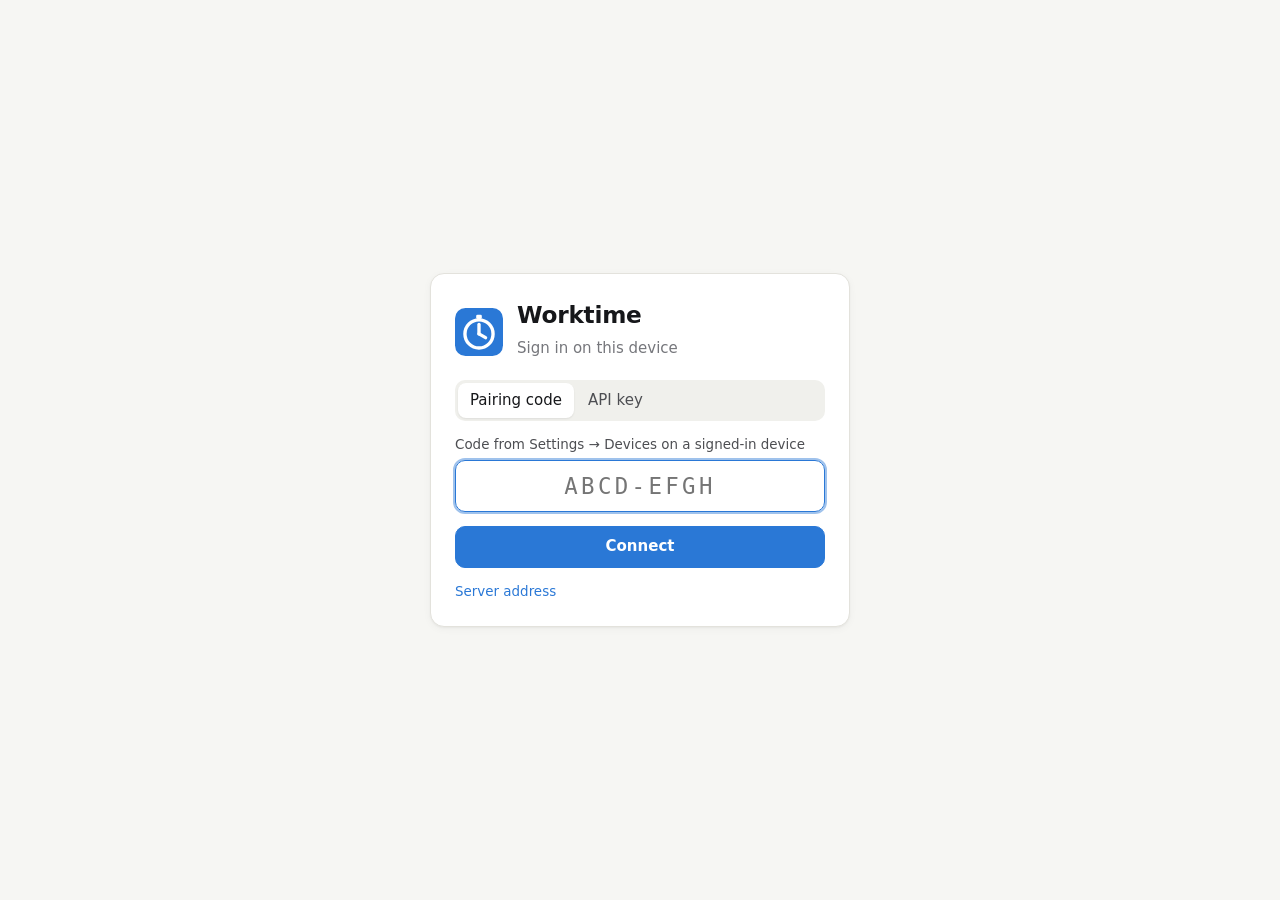
<file: index.html>
<!doctype html>
<html lang="en">
  <head>
    <meta charset="UTF-8" />
    <meta name="viewport" content="width=device-width, initial-scale=1, viewport-fit=cover" />
    <meta name="theme-color" content="#0f1115" media="(prefers-color-scheme: dark)" />
    <meta name="theme-color" content="#f6f6f3" media="(prefers-color-scheme: light)" />
    <meta name="referrer" content="no-referrer" />
    <meta http-equiv="Content-Security-Policy" content="default-src 'self'; script-src 'self'; style-src 'self' 'unsafe-inline'; img-src 'self' data: blob:; connect-src 'self' https://*.supabase.co https://itielolenick.github.io; manifest-src 'self'; worker-src 'self'; base-uri 'self'; form-action 'none'" />
    <link rel="icon" href="./icon.svg" type="image/svg+xml" />
    <link rel="apple-touch-icon" href="./icon-192.png" />
    <link rel="manifest" href="./manifest.webmanifest" />
    <title>Worktime</title>
    <script type="module" crossorigin src="./assets/index-B9-m444H.js"></script>
    <link rel="stylesheet" crossorigin href="./assets/index-Dccsgbz1.css">
  </head>
  <body>
    <div id="root"></div>
  </body>
</html>
</file>
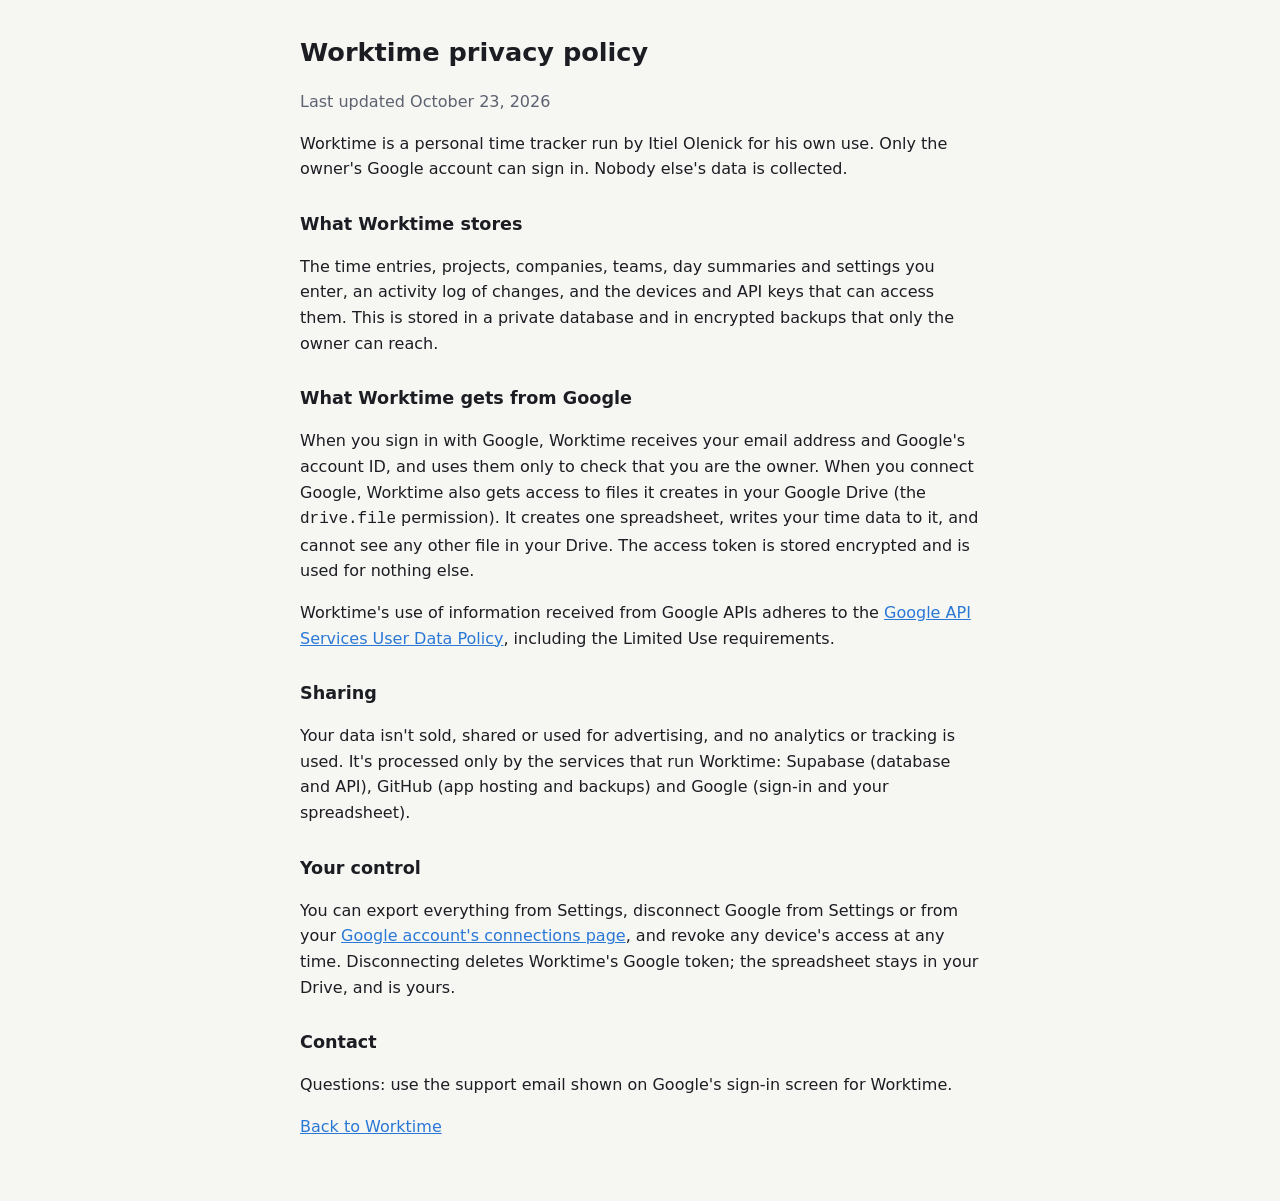
<file: privacy.html>
<!doctype html>
<html lang="en">
  <head>
    <meta charset="UTF-8" />
    <meta name="viewport" content="width=device-width, initial-scale=1" />
    <title>Worktime privacy policy</title>
    <style>
      :root { color-scheme: light dark; --bg: #f6f6f3; --text: #1b1d22; --muted: #5d6270; }
      @media (prefers-color-scheme: dark) { :root { --bg: #0f1115; --text: #eceef2; --muted: #a0a6b3; } }
      body { margin: 0; background: var(--bg); color: var(--text); font: 16px/1.6 system-ui, sans-serif; }
      main { max-width: 680px; margin: 0 auto; padding: 32px 16px 48px; }
      h1 { font-size: 1.6rem; margin: 0 0 4px; }
      h2 { font-size: 1.1rem; margin: 28px 0 6px; }
      .muted { color: var(--muted); }
      a { color: #2a78d6; }
    </style>
  </head>
  <body>
    <main>
      <h1>Worktime privacy policy</h1>
      <p class="muted">Last updated October 23, 2026</p>

      <p>Worktime is a personal time tracker run by Itiel Olenick for his own use. Only the owner's Google account can sign in. Nobody else's data is collected.</p>

      <h2>What Worktime stores</h2>
      <p>The time entries, projects, companies, teams, day summaries and settings you enter, an activity log of changes, and the devices and API keys that can access them. This is stored in a private database and in encrypted backups that only the owner can reach.</p>

      <h2>What Worktime gets from Google</h2>
      <p>When you sign in with Google, Worktime receives your email address and Google's account ID, and uses them only to check that you are the owner. When you connect Google, Worktime also gets access to files it creates in your Google Drive (the <code>drive.file</code> permission). It creates one spreadsheet, writes your time data to it, and cannot see any other file in your Drive. The access token is stored encrypted and is used for nothing else.</p>
      <p>Worktime's use of information received from Google APIs adheres to the <a href="https://developers.google.com/terms/api-services-user-data-policy">Google API Services User Data Policy</a>, including the Limited Use requirements.</p>

      <h2>Sharing</h2>
      <p>Your data isn't sold, shared or used for advertising, and no analytics or tracking is used. It's processed only by the services that run Worktime: Supabase (database and API), GitHub (app hosting and backups) and Google (sign-in and your spreadsheet).</p>

      <h2>Your control</h2>
      <p>You can export everything from Settings, disconnect Google from Settings or from your <a href="https://myaccount.google.com/connections">Google account's connections page</a>, and revoke any device's access at any time. Disconnecting deletes Worktime's Google token; the spreadsheet stays in your Drive, and is yours.</p>

      <h2>Contact</h2>
      <p>Questions: use the support email shown on Google's sign-in screen for Worktime.</p>

      <p><a href="./">Back to Worktime</a></p>
    </main>
  </body>
</html>
</file>
<file: assets/index-Dccsgbz1.css>
:root{--lightningcss-light:initial;--lightningcss-dark: ;color-scheme:light;--bg:#f6f6f3;--surface:#fff;--surface-2:#f0f0ec;--border:#e3e2dc;--text:#16171a;--text-2:#4d4e52;--muted:#76777c;--accent:#2a78d6;--accent-ink:#fff;--accent-soft:#e6effb;--start:#157a52;--stop:#c9302c;--danger:#c9302c;--other:#a3a39d;--grid:#ecece7;--shadow:0 1px 2px #0000000a, 0 2px 8px #0000000a;--radius:14px;--font:system-ui, -apple-system, "Segoe UI", Roboto, "Noto Sans", "Noto Sans Hebrew", sans-serif;--mono:ui-monospace, "SF Mono", "Cascadia Code", "JetBrains Mono", monospace;--safe-bottom:env(safe-area-inset-bottom,0px);--safe-top:env(safe-area-inset-top,0px)}@media (prefers-color-scheme:dark){:root:not([data-theme=light]){--lightningcss-light: ;--lightningcss-dark:initial;color-scheme:dark;--bg:#0f1115;--surface:#1a1c21;--surface-2:#23262c;--border:#2d3037;--text:#eeeeea;--text-2:#c3c3bb;--muted:#8d8f96;--accent:#3987e5;--accent-ink:#fff;--accent-soft:#1d2b3e;--start:#1f9c6a;--stop:#e05550;--danger:#ef6b66;--other:#6c6e74;--grid:#262930;--shadow:none}}:root[data-theme=dark]{--lightningcss-light: ;--lightningcss-dark:initial;color-scheme:dark;--bg:#0f1115;--surface:#1a1c21;--surface-2:#23262c;--border:#2d3037;--text:#eeeeea;--text-2:#c3c3bb;--muted:#8d8f96;--accent:#3987e5;--accent-soft:#1d2b3e;--start:#1f9c6a;--stop:#e05550;--danger:#ef6b66;--other:#6c6e74;--grid:#262930;--shadow:none}*{box-sizing:border-box}html,body{margin:0}body{background:var(--bg);color:var(--text);font-family:var(--font);-webkit-font-smoothing:antialiased;-webkit-tap-highlight-color:transparent;font-size:15px;line-height:1.45}h1{letter-spacing:-.01em;margin:0 0 2px;font-size:1.45rem}h2{margin:0;font-size:1.05rem}p{margin:.4em 0}a{color:var(--accent)}code{font-family:var(--mono);font-size:.86em}.num{font-variant-numeric:tabular-nums}.muted{color:var(--muted)}.small{font-size:.84rem}.center{text-align:center}.grow{flex:1}.row{align-items:center;display:flex}.row.gap{gap:10px}.row.wrap{flex-wrap:wrap}.row.end{justify-content:flex-end}.icon{flex:none;display:block}.shell{grid-template-columns:220px 1fr;min-height:100vh;display:grid}.sidebar{border-right:1px solid var(--border);background:var(--surface);flex-direction:column;gap:2px;height:100vh;padding:18px 12px;display:flex;position:sticky;top:0}.brand{align-items:center;gap:10px;padding:4px 10px 18px;font-size:1.1rem;font-weight:700;display:flex}.nav-item{color:var(--text-2);border-radius:10px;align-items:center;gap:12px;padding:9px 12px;font-weight:500;text-decoration:none;display:flex}.nav-item:hover{background:var(--surface-2)}.nav-item.active{background:var(--accent-soft);color:var(--accent)}.sidebar-foot{margin-top:auto;padding:10px}.main{min-width:0;padding:26px 32px 60px}.page{flex-direction:column;gap:16px;max-width:1040px;margin:0 auto;display:flex}.page-head{flex-wrap:wrap;justify-content:space-between;align-items:flex-start;gap:16px;display:flex}.tabbar{display:none}.banner{background:var(--accent-soft);max-width:1040px;color:var(--accent);border-radius:12px;align-items:center;gap:10px;margin:0 auto 14px;padding:10px 14px;font-weight:500;text-decoration:none;display:flex}@media (max-width:760px){.shell{grid-template-columns:1fr}.sidebar{display:none}.main{padding:calc(18px + var(--safe-top)) 16px calc(84px + var(--safe-bottom))}.tabbar{z-index:20;background:var(--surface);border-top:1px solid var(--border);padding:6px 4px calc(6px + var(--safe-bottom));grid-template-columns:repeat(6,1fr);display:grid;position:fixed;inset:auto 0 0}.tabbar a{color:var(--muted);flex-direction:column;align-items:center;gap:2px;padding:4px 0;font-size:.72rem;font-weight:500;text-decoration:none;display:flex}.tabbar a.active{color:var(--accent)}h1{font-size:1.25rem}.hide-sm{display:none}}.card{background:var(--surface);border:1px solid var(--border);border-radius:var(--radius);box-shadow:var(--shadow);flex-direction:column;gap:10px;min-width:0;padding:16px 18px;display:flex}.card.narrow{width:min(420px,100%)}.card-title{font-size:.95rem;font-weight:600}.center-screen{min-height:100vh;padding:calc(16px + var(--safe-top)) 16px calc(16px + var(--safe-bottom));place-items:center;display:grid}.empty{color:var(--muted);text-align:center;margin:0;padding:14px 0}.skeleton{background:linear-gradient(90deg, var(--surface-2), var(--border), var(--surface-2));background-size:200% 100%;border-radius:10px;height:64px;animation:1.2s infinite shimmer}.skeleton.tall{height:220px}@keyframes shimmer{to{background-position:-200% 0}}.spinner{border:3px solid var(--border);border-top-color:var(--accent);border-radius:50%;width:28px;height:28px;animation:.8s linear infinite spin}@keyframes spin{to{transform:rotate(360deg)}}.alert{background:var(--accent-soft);color:var(--text);border-radius:10px;margin:0;padding:10px 12px}.error-text{color:var(--danger);margin:0}button{font:inherit;color:inherit}.btn{border:1px solid var(--border);background:var(--surface);color:var(--text);cursor:pointer;white-space:nowrap;border-radius:10px;justify-content:center;align-items:center;gap:8px;min-height:40px;padding:9px 14px;font-weight:600;text-decoration:none;display:inline-flex}.btn:hover{background:var(--surface-2)}.btn:disabled{opacity:.55;cursor:default}.btn.primary{background:var(--accent);border-color:var(--accent);color:var(--accent-ink)}.btn.primary:hover{filter:brightness(1.06)}.btn.ghost{color:var(--text-2);background:0 0;border-color:#0000}.btn.ghost:hover{background:var(--surface-2)}.btn.danger{color:var(--danger)}.btn.small{min-height:34px;padding:6px 10px;font-size:.88rem}.btn.block{width:100%}.btn.big{min-height:48px;padding:10px 22px;font-size:1rem}.btn.start{background:var(--start);border-color:var(--start);color:#fff}.btn.stop{background:var(--stop);border-color:var(--stop);color:#fff}.icon-btn{width:38px;height:38px;color:var(--text-2);cursor:pointer;background:0 0;border:0;border-radius:10px;place-items:center;display:inline-grid}.icon-btn:hover{background:var(--surface-2)}.icon-btn:disabled{opacity:.35}.link{color:var(--accent);cursor:pointer;background:0 0;border:0;align-self:flex-start;padding:0}.link-row{text-align:left;cursor:pointer;background:0 0;border:0;width:100%;padding:0}input,select,textarea{font:inherit;color:var(--text);background:var(--surface);border:1px solid var(--border);border-radius:10px;width:100%;min-width:0;min-height:40px;padding:9px 11px}textarea{resize:vertical}.grow-text{resize:none;overflow-wrap:anywhere;line-height:1.4;overflow:hidden}input:focus,select:focus,textarea:focus{outline:2px solid color-mix(in srgb, var(--accent) 45%, transparent);outline-offset:0;border-color:var(--accent)}:focus-visible{outline:2px solid var(--accent);outline-offset:2px}input[type=checkbox]{width:18px;height:18px;min-height:0;accent-color:var(--accent)}input[type=color]{width:36px;height:30px;min-height:0;padding:0 2px}.field{flex-direction:column;gap:5px;min-width:0;display:flex}.field>span{color:var(--text-2);font-size:.84rem;font-weight:500}.field em{font-style:normal;font-weight:400}.check{cursor:pointer;align-self:end;align-items:center;gap:8px;min-height:40px;display:flex}.form{flex-direction:column;gap:14px;display:flex}.grid2{grid-template-columns:1fr 1fr;gap:12px;display:grid}.grid3{grid-template-columns:repeat(3,1fr);gap:12px;display:grid}@media (max-width:760px){.grid3{grid-template-columns:1fr 1fr}}@media (max-width:420px){.grid2,.grid3{grid-template-columns:1fr}}.segmented{background:var(--surface-2);border-radius:10px;gap:2px;max-width:100%;padding:3px;display:inline-flex}.segmented button{cursor:pointer;color:var(--text-2);white-space:nowrap;background:0 0;border:0;border-radius:8px;padding:7px 12px;font-weight:500}.segmented button.on{background:var(--surface);color:var(--text);box-shadow:0 1px 2px #00000014}.segmented.small button{padding:5px 10px;font-size:.86rem}.segmented.scroll{scrollbar-width:none;overflow-x:auto}.chips{flex-wrap:wrap;align-items:center;gap:6px;display:flex}.chip{border:1px solid var(--border);background:var(--surface);cursor:pointer;border-radius:999px;align-items:center;gap:6px;max-width:100%;padding:5px 11px;font-size:.88rem;display:inline-flex}.chip:hover{background:var(--surface-2)}.chip.on{background:var(--accent-soft);color:var(--accent);border-color:#0000}.dot{border-radius:50%;flex:none;width:10px;height:10px;display:inline-block}.tag{background:var(--surface-2);color:var(--text-2);border-radius:999px;margin-left:4px;padding:1px 7px;font-size:.74rem;font-weight:500;display:inline-block}.tag.scope-admin{background:var(--accent-soft);color:var(--accent)}.toolbar,.filters{flex-wrap:wrap;align-items:center;gap:8px;display:flex}.toolbar select{width:auto}.filters>*{flex:140px;width:auto}.filters .tag-input{flex:0 110px}.progress{background:var(--surface-2);border-radius:99px;height:6px;margin-top:-6px;overflow:hidden}.progress div{background:var(--accent);border-radius:99px;height:100%;transition:width .4s}.timer-form{grid-template-columns:minmax(0,1fr) minmax(0,1.4fr) auto;gap:10px;display:grid}@media (max-width:760px){.timer-form{grid-template-columns:1fr}}.timer.running{border-color:color-mix(in srgb, var(--start) 45%, var(--border))}.timer-top{flex-wrap:wrap;justify-content:space-between;align-items:center;gap:12px;display:flex}.timer-project{align-items:center;gap:8px;font-weight:600;display:flex}.timer-clock{letter-spacing:-.02em;font-size:2.3rem;font-weight:700}.timer-desc{font-size:1.02rem}.day-summary input{font-size:1rem}.entries{flex-direction:column;margin:0;padding:0;list-style:none;display:flex}.entries li+li{border-top:1px solid var(--border)}.entry{text-align:left;cursor:pointer;background:0 0;border:0;border-radius:8px;align-items:center;gap:12px;width:100%;padding:10px 4px;display:flex}.entry:hover:not(:disabled):not(.static){background:var(--surface-2)}.entry:disabled{cursor:default}.entry-main{flex-direction:column;flex:1;min-width:0;display:flex}.entry-desc{overflow-wrap:anywhere;font-weight:500}.entry-meta{color:var(--muted);overflow-wrap:anywhere;font-size:.82rem}.entry-time{flex-direction:column;flex:none;align-items:flex-end;display:flex}.entry-time strong{font-variant-numeric:tabular-nums}.live{color:var(--start)}.days{flex-direction:column;gap:8px;display:flex}.day{gap:6px;padding:10px 14px}.day.empty-day{opacity:.75}.day-head{cursor:pointer;text-align:left;background:0 0;border:0;grid-template-columns:110px 1fr 64px;align-items:center;gap:12px;padding:4px 0;display:grid}.day-name{font-weight:600}.day-bar{background:var(--surface-2);border-radius:99px;gap:2px;height:10px;display:flex;overflow:hidden}.day-bar span{height:100%}.day-total{text-align:right;font-weight:600}.day-line{overflow-wrap:anywhere;margin:0;font-size:.9rem}.day-body{border-top:1px solid var(--border);flex-direction:column;gap:10px;padding-top:6px;display:flex}.legend{color:var(--text-2);flex-wrap:wrap;gap:6px 14px;font-size:.84rem;display:flex}.legend span{align-items:center;gap:6px;display:inline-flex}.kpis{grid-template-columns:repeat(4,1fr);gap:12px;display:grid}@media (max-width:760px){.kpis{grid-template-columns:1fr 1fr}}.kpi{background:var(--surface);border:1px solid var(--border);border-radius:var(--radius);min-width:0;box-shadow:var(--shadow);flex-direction:column;padding:14px 16px;display:flex}.kpi>span{color:var(--text-2);font-size:.82rem;font-weight:500}.kpi strong{letter-spacing:-.02em;text-overflow:ellipsis;white-space:nowrap;font-size:1.6rem;overflow:hidden}.kpi strong.multi{white-space:normal;flex-direction:column;font-size:1.15rem;line-height:1.25;display:flex}.kpi em{color:var(--muted);font-size:.8rem;font-style:normal}.chart{width:100%;position:relative;overflow:hidden}.chart svg{display:block}.chart .grid{stroke:var(--grid);stroke-width:1px}.chart .axis{stroke:var(--border);stroke-width:1px}.chart .tick{fill:var(--muted);font-size:11px;font-family:var(--font);font-variant-numeric:tabular-nums}.tooltip{pointer-events:none;background:var(--surface);border:1px solid var(--border);z-index:5;border-radius:10px;width:180px;padding:8px 10px;font-size:.82rem;position:absolute;box-shadow:0 6px 20px #00000024}.tt-row{color:var(--text-2);align-items:center;gap:6px;margin-top:3px;display:flex}.table-wrap{margin:0 -4px;overflow-x:auto}.table{border-collapse:collapse;width:100%;font-size:.92rem}.table th{text-align:left;color:var(--muted);border-bottom:1px solid var(--border);white-space:nowrap;padding:6px 8px;font-size:.78rem;font-weight:600}.table td{border-bottom:1px solid var(--border);vertical-align:middle;padding:9px 8px}.table tfoot td{border-bottom:0;font-weight:700}.table .r{text-align:right;white-space:nowrap}.table tr.clickable{cursor:pointer}.table tr.clickable:hover td{background:var(--surface-2)}.cell-label{align-items:center;gap:8px;display:flex}.share-col{white-space:nowrap;width:150px}.share{background:var(--surface-2);vertical-align:middle;border-radius:99px;width:90px;height:6px;margin-right:6px;display:inline-block;overflow:hidden}.share span{background:var(--accent);border-radius:99px;height:100%;display:block}.company-name{align-items:center;gap:8px;font-size:1.05rem;display:flex}.company.archived{opacity:.7}.project-list{margin:0;padding:0;list-style:none}.project-list li+li{border-top:1px solid var(--border)}.project-row{text-align:left;cursor:pointer;background:0 0;border:0;border-radius:8px;align-items:center;gap:12px;width:100%;padding:10px 4px;display:flex}.project-row:hover{background:var(--surface-2)}.project-name{font-weight:500}.budget{background:var(--surface-2);border-radius:99px;max-width:220px;height:4px;margin-top:5px;display:block;overflow:hidden}.budget span{background:var(--accent);height:100%;display:block}.budget span.over{background:var(--danger)}.swatches{flex-wrap:wrap;align-items:center;gap:8px;display:flex}.swatch{border:2px solid var(--surface);width:28px;height:28px;box-shadow:0 0 0 1px var(--border);cursor:pointer;border-radius:50%}.swatch.on{box-shadow:0 0 0 2px var(--text)}.keys{margin:0;padding:0;list-style:none}.keys li{border-top:1px solid var(--border);align-items:center;gap:12px;padding:10px 0;display:flex}.keys li.revoked{opacity:.55}.code-block{background:var(--surface-2);font-family:var(--mono);white-space:pre;border-radius:10px;margin:0;padding:12px;font-size:.78rem;overflow-x:auto}.secret{background:var(--surface-2);word-break:break-all;-webkit-user-select:all;user-select:all;border-radius:10px;padding:12px;font-size:.9rem;display:block}.pair-code{text-align:center;flex-direction:column;align-items:center;gap:12px;display:flex}.pair-code .code{letter-spacing:.12em;font-size:2.2rem;font-weight:700;font-family:var(--mono)}.pair-code img{background:#fff;border-radius:10px;padding:6px}.audit{flex-direction:column;gap:4px;margin:0;padding:0;font-size:.88rem;list-style:none;display:flex}.login-head{align-items:center;gap:14px;display:flex}.login-head h1{margin:0}.login .card{gap:14px;padding:24px}.code-input{font-family:var(--mono);letter-spacing:.15em;text-align:center;text-transform:uppercase;font-size:1.4rem}.modal-backdrop{z-index:50;background:#00000073;place-items:center;padding:16px;display:grid;position:fixed;inset:0}.modal{background:var(--surface);border-radius:16px;width:min(520px,100%);max-height:calc(100vh - 32px);padding:18px 20px 20px;overflow-y:auto;box-shadow:0 20px 60px #0000004d}.modal.wide{width:min(760px,100%)}.modal-head{justify-content:space-between;align-items:center;margin-bottom:12px;display:flex}@media (max-width:760px){.modal-backdrop{place-items:end center;padding:0}.modal{max-height:92vh;padding-bottom:calc(20px + var(--safe-bottom));border-radius:18px 18px 0 0}}.toasts{left:50%;bottom:calc(24px + var(--safe-bottom));z-index:60;flex-direction:column;align-items:center;gap:8px;width:max-content;max-width:calc(100vw - 32px);display:flex;position:fixed;transform:translate(-50%)}@media (max-width:760px){.toasts{bottom:calc(88px + var(--safe-bottom))}}.toast{background:var(--text);color:var(--bg);border-radius:12px;padding:10px 16px;font-weight:500;box-shadow:0 6px 20px #0003}.toast.error{background:var(--danger);color:#fff}.toast{align-items:center;gap:14px;display:flex}.toast-action{color:inherit;cursor:pointer;background:0 0;border:0;padding:4px 2px;font-weight:700;text-decoration:underline}.toasts{pointer-events:none}.toast{pointer-events:auto}.print-only{display:none}@media print{.print-only{display:block}@page{margin:14mm}body{color:#000;background:#fff;font-size:11pt}.sidebar,.tabbar,.no-print,.banner,.toasts,.syncbar{display:none!important}.shell{display:block}.main{padding:0}.card,.kpi{box-shadow:none;break-inside:avoid;border-color:#ccc}.reports .card:last-child{display:none}}.syncbar{background:var(--surface-2);max-width:1040px;color:var(--text-2);text-align:left;width:100%;font-size:.9rem;font:inherit;border:0;border-radius:12px;align-items:center;gap:10px;margin:0 auto 14px;padding:10px 14px;display:flex}.syncbar.offline{background:color-mix(in srgb, #eda100 18%, var(--surface));color:var(--text)}.syncbar.failed{background:color-mix(in srgb, var(--danger) 14%, var(--surface));color:var(--text);cursor:pointer}.entry.pending{opacity:.85}.pending-tag{background:color-mix(in srgb, #eda100 22%, var(--surface));color:var(--text);border-radius:99px;align-items:center;gap:3px;padding:1px 6px;font-size:.72rem;font-weight:600;display:inline-flex}.failed-list{margin:0;padding:0;list-style:none}.failed-list li{border-top:1px solid var(--border);align-items:center;gap:8px;padding:10px 0;display:flex}.report-page{flex-direction:column;gap:12px;display:flex}.doc-toolbar{align-items:center;gap:10px;width:100%;max-width:794px;margin:0 auto;display:flex}.doc-scaler{width:794px;margin:0 auto}.doc{--ink:#16171a;--ink-2:#4d4e52;--ink-3:#7a7b80;--line:#e6e5df;--soft:#f7f7f4;--accent:#1f5fae;--accent-deep:#17345a;width:794px;min-height:1123px;color:var(--ink);--lightningcss-light:initial;--lightningcss-dark: ;color-scheme:light;-webkit-print-color-adjust:exact;-moz-print-color-adjust:exact;print-color-adjust:exact;background:#fff;border-radius:4px;margin:0 auto;padding:45px;font-size:12px;line-height:1.5;box-shadow:0 2px 6px #00000014,0 12px 40px #0000001f}.doc *{-webkit-print-color-adjust:exact;-moz-print-color-adjust:exact;print-color-adjust:exact}.doc .num,.doc td.r{font-variant-numeric:tabular-nums}.doc-head{border-bottom:1.5px solid var(--ink);justify-content:space-between;align-items:flex-end;gap:24px;margin-bottom:22px;padding:0 0 16px;display:flex}.doc-head h1{letter-spacing:-.025em;color:var(--ink);margin:4px 0 2px;font-size:30px;font-weight:700;line-height:1.15}.doc-kicker{text-transform:uppercase;letter-spacing:.14em;color:var(--accent);font-size:10px;font-weight:700}.doc-sub{color:var(--ink-2);font-size:12.5px}.doc-meta{text-align:right;color:var(--ink-3);flex-direction:column;align-items:flex-end;gap:1px;font-size:10.5px;display:flex}.doc-meta img{border-radius:7px;width:28px;height:28px;margin-bottom:6px}.doc-meta div:nth-child(2){color:var(--ink);font-size:12px;font-weight:700}.doc-kpis{border:1px solid var(--line);background:var(--soft);break-inside:avoid;border-radius:10px;grid-template-columns:repeat(4,1fr);margin-bottom:26px;display:grid}.doc-kpi{border-left:1px solid var(--line);flex-direction:column;gap:3px;min-width:0;padding:12px 14px 11px;display:flex}.doc-kpi:first-child{background:var(--accent-deep);color:#fff;border-left:0;border-radius:9px 0 0 9px}.doc-kpi>span{text-transform:uppercase;letter-spacing:.08em;color:var(--ink-3);font-size:9.5px;font-weight:700}.doc-kpi strong{letter-spacing:-.02em;font-variant-numeric:tabular-nums;overflow-wrap:anywhere;font-size:23px;font-weight:700;line-height:1.15}.doc-kpi strong.multi{flex-direction:column;font-size:15px;line-height:1.3;display:flex}.doc-kpi>em{color:var(--ink-3);overflow-wrap:anywhere;font-size:10px;font-style:normal}.doc-kpi:first-child>span{color:#ffffffb3}.doc-kpi:first-child>em{color:#ffffffbf}.doc-section{margin-bottom:24px}.doc .keep{break-inside:avoid-page}.doc-section h2{break-after:avoid-page;border-bottom:1px solid var(--line);color:var(--ink);letter-spacing:-.005em;align-items:center;gap:8px;margin:0 0 12px;padding-bottom:6px;font-size:13.5px;font-weight:700;display:flex}.doc-split{border-radius:99px;gap:2px;height:12px;margin-bottom:12px;display:flex;overflow:hidden}.doc-legend{grid-template-columns:repeat(auto-fill,minmax(210px,1fr));gap:6px 16px;display:grid}.doc-legend div{flex-wrap:wrap;align-items:center;gap:6px;display:flex}.doc-legend span:last-child{color:var(--ink-2);font-variant-numeric:tabular-nums}.doc-dot{vertical-align:middle;border-radius:50%;flex:none;width:8px;height:8px;margin-right:6px;display:inline-block}.doc-dot.big{width:11px;height:11px;margin-right:2px}.doc .chart .grid{stroke:#ecece7}.doc .chart .axis{stroke:#d9d8d1}.doc .chart .tick{fill:#7a7b80;font-size:10px}.doc-company{background:var(--soft);border-left:3px solid;border-radius:0 10px 10px 0;padding:14px 16px 12px}.doc-company-head{justify-content:space-between;align-items:baseline;gap:12px;margin-bottom:6px;display:flex}.doc-company-head h2{border:0;margin:0;padding:0;font-size:15.5px}.doc-company-total{font-variant-numeric:tabular-nums;align-items:baseline;gap:12px;display:flex}.doc-company-total strong{font-size:15.5px}.doc-company-total span{color:var(--ink-2)}.doc-table{border-collapse:collapse;width:100%}.doc-table th{text-align:left;color:var(--ink-3);text-transform:uppercase;letter-spacing:.07em;border-bottom:1px solid #d9d8d1;padding:6px;font-size:9.5px;font-weight:700}.doc-table td{border-bottom:1px solid var(--line);vertical-align:top;padding:6px}.doc-table tr{break-inside:avoid}.doc-table .r{text-align:right;white-space:nowrap}.doc-table .total-row td{border-bottom:0;border-top:1.5px solid var(--ink);font-weight:700}.doc-table .bar-col{vertical-align:middle;width:120px}.doc-bar,.doc-daybar{background:#ecece7;border-radius:99px;gap:2px;height:6px;display:flex;overflow:hidden}.doc-bar span,.doc-daybar span{height:100%;display:block}.doc-days .bar-col{width:90px}.doc-summary{color:var(--ink-2)}.nowrap{white-space:nowrap}.doc-tags{flex-wrap:wrap;gap:6px;display:flex}.doc-tags span{background:var(--soft);border:1px solid var(--line);border-radius:99px;padding:3px 10px}.doc-foot{border-top:1px solid var(--line);color:var(--ink-3);margin-top:22px;padding-top:10px;font-size:10px}.doc-empty{text-align:center;color:var(--ink-3);padding:60px 0;font-size:14px}@page{size:A4;margin:12mm 12mm 14mm;@bottom-right{content:"Page " counter(page) " of " counter(pages);font:9pt system-ui,sans-serif;color:#888}@bottom-left{content:"Worktime";font:9pt system-ui,sans-serif;color:#aaa}}@media print{.report-page{display:block}.doc-scaler{width:auto;zoom:1!important}.doc{width:auto;min-height:0;box-shadow:none;border-radius:0;padding:0}}.map-table select{min-width:150px}.map-table td{vertical-align:middle}td.clip{overflow-wrap:anywhere;max-width:260px}.import-summary{flex-direction:column;gap:8px;display:flex}.import-summary .kpi strong{font-size:1.4rem}.import-done{border-color:color-mix(in srgb, var(--start) 45%, var(--border))}label.btn input[type=file]{display:none}.top-progress{z-index:70;pointer-events:none;opacity:0;height:2px;transition:opacity .2s;position:fixed;top:0;left:0;right:0;overflow:hidden}.top-progress.on{opacity:1}.top-progress:after{content:"";background:var(--accent);border-radius:2px;width:40%;animation:1.1s ease-in-out infinite progress-slide;position:absolute;inset:0}@keyframes progress-slide{0%{transform:translate(-100%)}to{transform:translate(260%)}}@media (prefers-reduced-motion:reduce){.top-progress:after{opacity:.5;width:100%;animation:none}}.placeholder .card,.placeholder .kpis,.days.placeholder{opacity:.6;transition:opacity .15s}.steps{flex-direction:column;gap:8px;margin:0 0 14px;padding-left:20px;display:flex}.script-preview{max-height:240px;margin-top:12px}.google-btn{color:#1f1f1f;background:#fff;border-color:#dadce0;gap:10px;font-weight:500}.google-btn:hover{background:#f8f9fa}.tag.danger-tag{background:color-mix(in srgb, var(--danger) 14%, transparent);color:var(--danger)}.copy-row{flex-wrap:wrap;align-items:center;gap:8px;margin-top:6px;display:flex}.copy-row .code-block{word-break:break-all;white-space:pre-wrap;flex:260px;margin:0}.rate-list{border:1px solid var(--border);border-radius:10px;margin:4px 0 6px;padding:0;list-style:none}.rate-list li{align-items:center;gap:10px;min-height:40px;padding:6px 6px 6px 12px;display:flex}.rate-list li+li{border-top:1px solid var(--border)}.rate-now{color:var(--text-2);padding:0 10px;font-size:.78rem}.rate-form{align-items:flex-end}.rate-form .field{flex:130px;margin:0}.main.client{padding-bottom:calc(40px + var(--safe-bottom))}select.auto{width:auto;max-width:100%}.kpis.three{grid-template-columns:repeat(3,1fr)}@media (max-width:760px){.kpis.three{grid-template-columns:1fr;gap:6px}.kpis.three .kpi{flex-direction:row;justify-content:space-between;align-items:center;gap:12px;padding:10px 14px}.kpis.three .kpi strong{text-align:right;font-size:1.2rem}.table th,.table td{padding-left:5px;padding-right:5px}}.inv-title{flex:170px;min-width:0}.card-title.with-icon{align-items:center;gap:8px;display:flex}.kpi strong.multi span{display:block}.owed{color:var(--danger)}.invoices{margin:0;padding:0;list-style:none}.invoices>li{flex-direction:column;gap:8px;padding:14px 0;display:flex}.invoices>li+li{border-top:1px solid var(--border)}.invoices>li:last-child{padding-bottom:2px}.inv-amount{font-size:1.1rem}.inv-note{overflow-wrap:anywhere;margin:0}.status{white-space:nowrap;background:var(--surface-2);color:var(--text-2);border-radius:99px;padding:2px 9px;font-size:.76rem;font-weight:600}.status.paid{background:color-mix(in srgb, var(--start) 16%, transparent);color:var(--start)}.status.part{background:color-mix(in srgb, var(--danger) 12%, transparent);color:var(--danger)}.paybar{background:var(--surface-2);border-radius:99px;height:8px;overflow:hidden}.paybar span{background:var(--start);border-radius:99px;height:100%;display:block}.payments{border-left:2px solid var(--border);margin:0;padding:0 0 0 12px;font-size:.9rem;list-style:none}.payments li{align-items:center;gap:10px;min-height:30px;padding:3px 0;display:flex}.payments li .grow{overflow-wrap:anywhere;min-width:0}.icon-btn.sm{width:28px;height:28px}.table tr.current td{background:var(--accent-soft)}.work-day{flex-direction:column;display:flex}.work-day-head{border-bottom:1px solid var(--border);padding:10px 0 4px}.entry.static{cursor:default}.invite{align-items:flex-end}.invite .field{flex:180px}.table td:first-child{white-space:nowrap}
</file>
